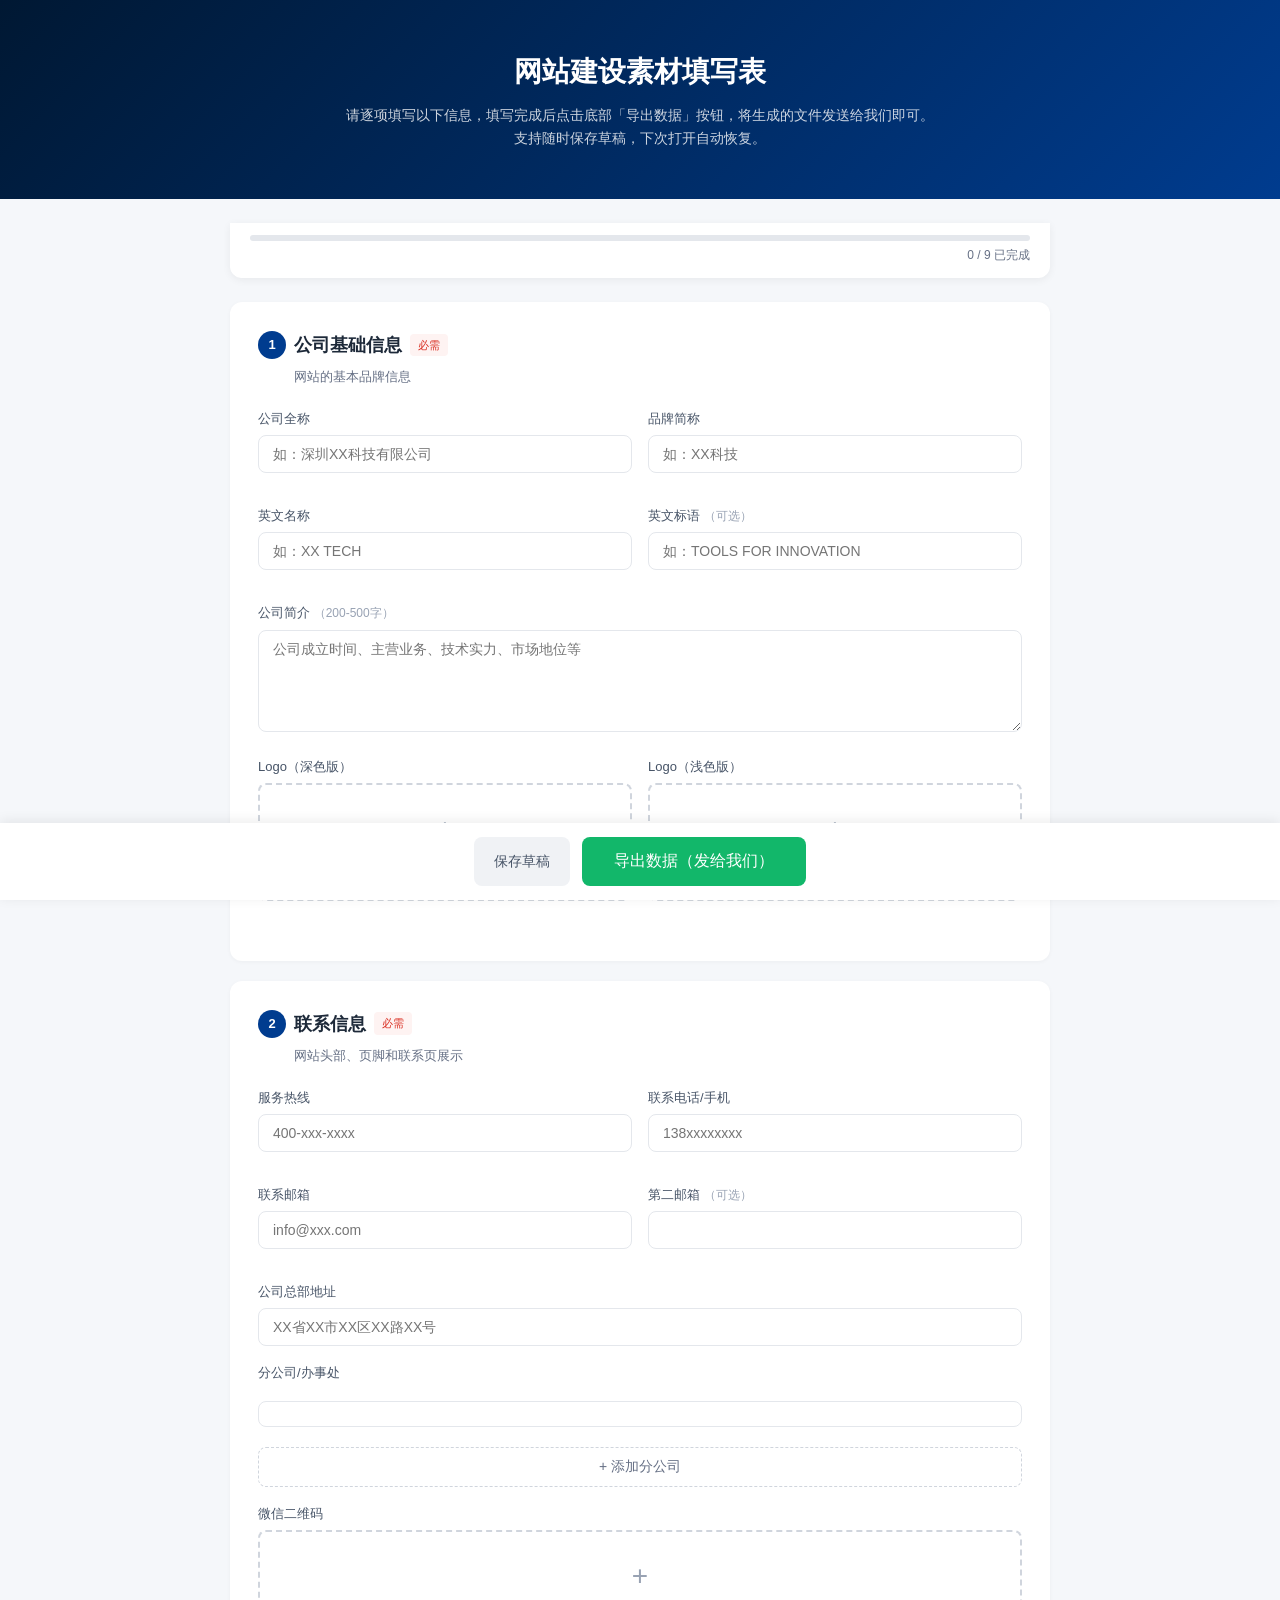
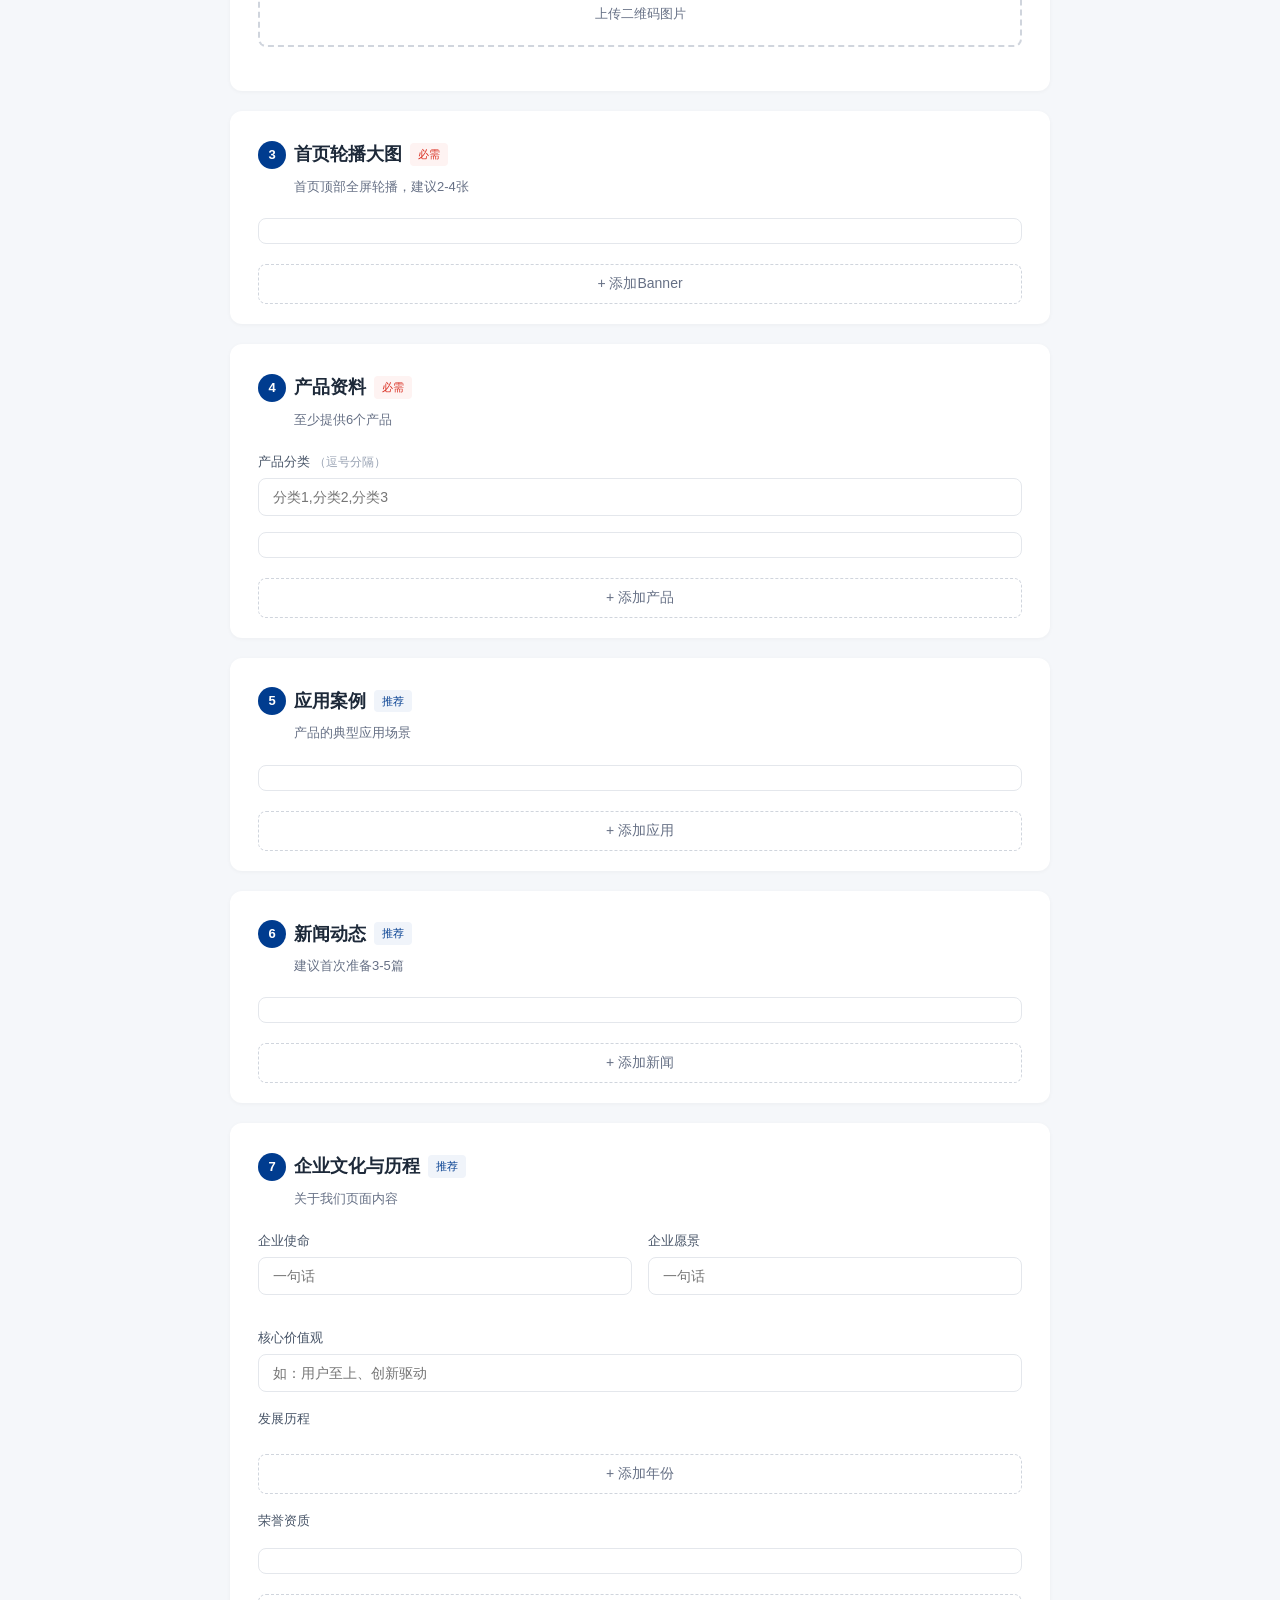
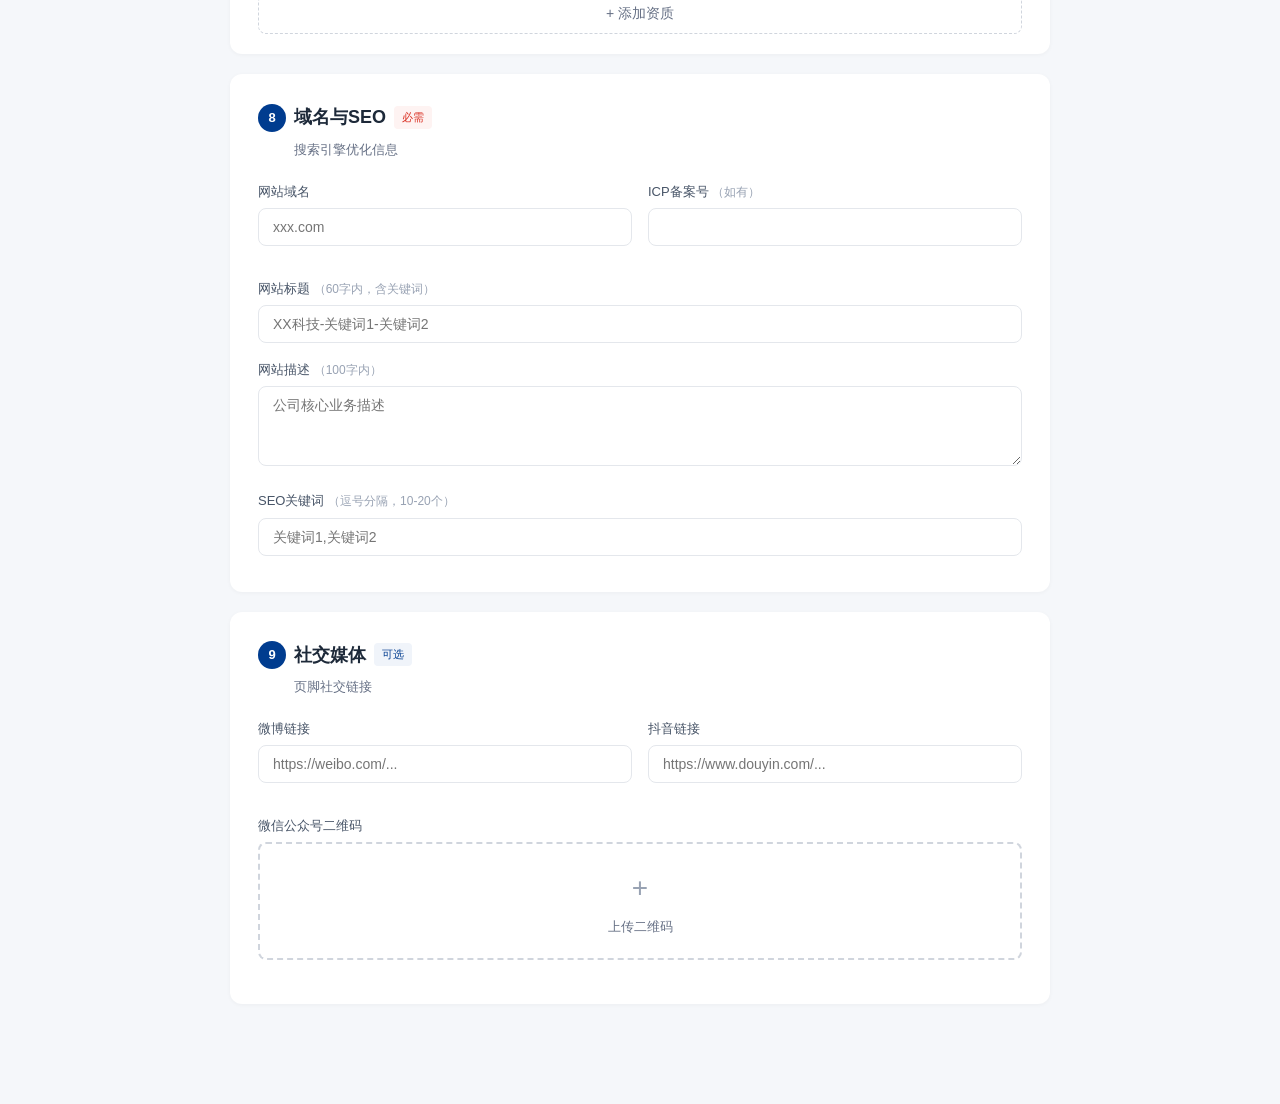
<file: client-form.html>
<!DOCTYPE html>
<html lang="zh-CN">
<head>
    <meta charset="UTF-8">
<meta name="viewport" content="width=device-width, initial-scale=1.0">
<title>网站建设素材填写表 - 浮点未来科技</title>
<style>
* { box-sizing: border-box; margin: 0; padding: 0; }
body { font-family: -apple-system, BlinkMacSystemFont, "Segoe UI", "Noto Sans SC", "PingFang SC", sans-serif; background: #f5f7fa; color: #1d2939; line-height: 1.7; }
.header { background: linear-gradient(135deg, #001833 0%, #003c8f 100%); color: #fff; padding: 48px 24px; text-align: center; }
.header h1 { font-size: 28px; margin-bottom: 8px; }
.header p { opacity: 0.8; font-size: 14px; max-width: 600px; margin: 0 auto; }
.container { max-width: 860px; margin: 0 auto; padding: 24px 20px 80px; }
.progress-bar { position: sticky; top: 0; z-index: 100; background: #fff; padding: 12px 20px; box-shadow: 0 2px 8px rgba(0,0,0,0.06); border-radius: 0 0 12px 12px; margin-bottom: 24px; }
.progress-bar .bar { height: 6px; background: #e4e7ec; border-radius: 3px; overflow: hidden; }
.progress-bar .bar-fill { height: 100%; background: #003c8f; transition: width 0.3s; width: 0%; border-radius: 3px; }
.progress-bar .bar-text { font-size: 12px; color: #667085; margin-top: 4px; text-align: right; }
.section { background: #fff; border-radius: 12px; padding: 28px 28px 20px; margin-bottom: 20px; box-shadow: 0 1px 4px rgba(0,0,0,0.04); }
.section-num { display: inline-block; background: #003c8f; color: #fff; width: 28px; height: 28px; border-radius: 50%; text-align: center; line-height: 28px; font-size: 13px; font-weight: 700; margin-right: 8px; }
.section h2 { font-size: 18px; color: #1d2939; margin-bottom: 4px; display: inline; vertical-align: middle; }
.section .section-desc { font-size: 13px; color: #667085; margin: 6px 0 20px; padding-left: 36px; }
.badge { display: inline-block; font-size: 11px; padding: 2px 8px; border-radius: 4px; margin-left: 8px; vertical-align: middle; font-weight: 500; }
.badge-required { background: #fef3f2; color: #d92d20; }
.badge-optional { background: #f0f4fa; color: #003c8f; }
.form-row { display: flex; gap: 16px; margin-bottom: 16px; }
.form-row > .form-group { flex: 1; }
.form-group { margin-bottom: 16px; }
.form-group label { display: block; font-size: 13px; font-weight: 500; color: #475467; margin-bottom: 5px; }
.form-group label .hint { font-weight: 400; color: #98a2b3; font-size: 12px; }
.form-group input, .form-group textarea, .form-group select { width: 100%; padding: 10px 14px; border: 1.5px solid #e4e7ec; border-radius: 8px; font-size: 14px; font-family: inherit; transition: border-color 0.2s; }
.form-group input:focus, .form-group textarea:focus { outline: none; border-color: #003c8f; box-shadow: 0 0 0 3px rgba(0,60,143,0.08); }
.form-group textarea { resize: vertical; min-height: 80px; }
.file-upload { border: 2px dashed #d0d5dd; border-radius: 8px; padding: 20px; text-align: center; cursor: pointer; transition: all 0.2s; position: relative; }
.file-upload:hover { border-color: #003c8f; background: #f8fafc; }
.file-upload input[type=file] { position: absolute; inset: 0; opacity: 0; cursor: pointer; }
.file-upload .icon { font-size: 28px; color: #98a2b3; }
.file-upload p { font-size: 13px; color: #667085; margin-top: 4px; }
.preview-grid { display: flex; flex-wrap: wrap; gap: 8px; margin-top: 8px; }
.preview-item { width: 80px; height: 80px; border-radius: 6px; object-fit: contain; background: #f8f9fa; padding: 4px; border: 1px solid #e4e7ec; }
.dynamic-list { border: 1px solid #e4e7ec; border-radius: 8px; padding: 12px; margin-bottom: 12px; min-height: 20px; }
.item { background: #f8fafc; border-radius: 8px; padding: 16px; margin-bottom: 12px; position: relative; }
.item:last-child { margin-bottom: 0; }
.item-header { display: flex; justify-content: space-between; align-items: center; margin-bottom: 10px; }
.item-header h4 { font-size: 14px; color: #003c8f; }
.remove-btn { background: none; border: none; color: #d92d20; cursor: pointer; font-size: 13px; padding: 4px 8px; }
.btn { padding: 10px 20px; border-radius: 8px; border: none; cursor: pointer; font-size: 14px; font-family: inherit; transition: all 0.2s; }
.btn-primary { background: #003c8f; color: #fff; }
.btn-primary:hover { background: #1565c0; }
.btn-secondary { background: #f0f2f5; color: #475467; }
.btn-secondary:hover { background: #e4e7ec; }
.btn-success { background: #12b76a; color: #fff; font-size: 16px; padding: 14px 32px; }
.btn-success:hover { background: #0d9e5a; }
.btn-add { background: none; border: 1.5px dashed #d0d5dd; color: #667085; width: 100%; padding: 10px; border-radius: 8px; margin-top: 8px; cursor: pointer; }
.btn-add:hover { border-color: #003c8f; color: #003c8f; }
.bottom-bar { position: fixed; bottom: 0; left: 0; right: 0; background: #fff; padding: 14px 24px; box-shadow: 0 -2px 12px rgba(0,0,0,0.08); display: flex; justify-content: center; gap: 12px; z-index: 200; }
.toast { position: fixed; top: 20px; right: 20px; background: #12b76a; color: #fff; padding: 12px 24px; border-radius: 8px; z-index: 999; display: none; font-size: 14px; box-shadow: 0 4px 12px rgba(0,0,0,0.15); }
.toast.show { display: block; animation: slideIn 0.3s ease; }
@keyframes slideIn { from { transform: translateX(50px); opacity: 0; } to { transform: translateX(0); opacity: 1; } }
@media (max-width: 600px) { .form-row { flex-direction: column; gap: 0; } .section { padding: 20px 16px; } .container { padding: 16px 12px 80px; } }
.timeline-row { display: flex; gap: 10px; margin-bottom: 8px; align-items: center; }
.timeline-row input:first-child { flex: 0 0 100px; }
.timeline-row input:last-of-type { flex: 1; }
</style>
</head>
<body>
<div class="header">
    <h1>网站建设素材填写表</h1>
    <p>请逐项填写以下信息，填写完成后点击底部「导出数据」按钮，将生成的文件发送给我们即可。支持随时保存草稿，下次打开自动恢复。</p>
</div>
<div class="container" id="app">
<div class="progress-bar"><div class="bar"><div class="bar-fill" id="progressFill"></div></div><div class="bar-text" id="progressText">0 / 9 已完成</div></div>

<div class="section"><span class="section-num">1</span><h2>公司基础信息</h2><span class="badge badge-required">必需</span><p class="section-desc">网站的基本品牌信息</p><div class="form-row"><div class="form-group"><label>公司全称</label><input id="companyFull" placeholder="如：深圳XX科技有限公司"></div><div class="form-group"><label>品牌简称</label><input id="companyShort" placeholder="如：XX科技"></div></div><div class="form-row"><div class="form-group"><label>英文名称</label><input id="companyEn" placeholder="如：XX TECH"></div><div class="form-group"><label>英文标语 <span class="hint">（可选）</span></label><input id="companySlogan" placeholder="如：TOOLS FOR INNOVATION"></div></div><div class="form-group"><label>公司简介 <span class="hint">（200-500字）</span></label><textarea id="companyIntro" rows="5" placeholder="公司成立时间、主营业务、技术实力、市场地位等"></textarea></div><div class="form-row"><div class="form-group"><label>Logo（深色版）</label><div class="file-upload"><input type="file" accept="image/*" onchange="handleFile(this,'logoLight')"><div class="icon">+</div><p>上传PNG透明底</p></div><div class="preview-grid" id="logoLight-preview"></div></div><div class="form-group"><label>Logo（浅色版）</label><div class="file-upload"><input type="file" accept="image/*" onchange="handleFile(this,'logoDark')"><div class="icon">+</div><p>上传PNG透明底</p></div><div class="preview-grid" id="logoDark-preview"></div></div></div></div>

<div class="section"><span class="section-num">2</span><h2>联系信息</h2><span class="badge badge-required">必需</span><p class="section-desc">网站头部、页脚和联系页展示</p><div class="form-row"><div class="form-group"><label>服务热线</label><input id="phone" placeholder="400-xxx-xxxx"></div><div class="form-group"><label>联系电话/手机</label><input id="mobile" placeholder="138xxxxxxxx"></div></div><div class="form-row"><div class="form-group"><label>联系邮箱</label><input id="email" placeholder="info@xxx.com"></div><div class="form-group"><label>第二邮箱 <span class="hint">（可选）</span></label><input id="email2"></div></div><div class="form-group"><label>公司总部地址</label><input id="address" placeholder="XX省XX市XX区XX路XX号"></div><div class="form-group"><label>分公司/办事处</label></div><div id="officesList" class="dynamic-list"></div><button class="btn btn-add" onclick="addOffice()">+ 添加分公司</button><div class="form-group" style="margin-top:16px"><label>微信二维码</label><div class="file-upload"><input type="file" accept="image/*" onchange="handleFile(this,'qrcode')"><div class="icon">+</div><p>上传二维码图片</p></div><div class="preview-grid" id="qrcode-preview"></div></div></div>

<div class="section"><span class="section-num">3</span><h2>首页轮播大图</h2><span class="badge badge-required">必需</span><p class="section-desc">首页顶部全屏轮播，建议2-4张</p><div id="bannersList" class="dynamic-list"></div><button class="btn btn-add" onclick="addBanner()">+ 添加Banner</button></div>

<div class="section"><span class="section-num">4</span><h2>产品资料</h2><span class="badge badge-required">必需</span><p class="section-desc">至少提供6个产品</p><div class="form-group"><label>产品分类 <span class="hint">（逗号分隔）</span></label><input id="productCats" placeholder="分类1,分类2,分类3"></div><div id="productsList" class="dynamic-list"></div><button class="btn btn-add" onclick="addProduct()">+ 添加产品</button></div>

<div class="section"><span class="section-num">5</span><h2>应用案例</h2><span class="badge badge-optional">推荐</span><p class="section-desc">产品的典型应用场景</p><div id="appsList" class="dynamic-list"></div><button class="btn btn-add" onclick="addApp()">+ 添加应用</button></div>

<div class="section"><span class="section-num">6</span><h2>新闻动态</h2><span class="badge badge-optional">推荐</span><p class="section-desc">建议首次准备3-5篇</p><div id="newsList" class="dynamic-list"></div><button class="btn btn-add" onclick="addNews()">+ 添加新闻</button></div>

<div class="section"><span class="section-num">7</span><h2>企业文化与历程</h2><span class="badge badge-optional">推荐</span><p class="section-desc">关于我们页面内容</p><div class="form-row"><div class="form-group"><label>企业使命</label><input id="mission" placeholder="一句话"></div><div class="form-group"><label>企业愿景</label><input id="vision" placeholder="一句话"></div></div><div class="form-group"><label>核心价值观</label><input id="values" placeholder="如：用户至上、创新驱动"></div><div class="form-group"><label>发展历程</label></div><div id="timelineList"></div><button class="btn btn-add" onclick="addTimeline()">+ 添加年份</button><div class="form-group" style="margin-top:16px"><label>荣誉资质</label></div><div id="certsList" class="dynamic-list"></div><button class="btn btn-add" onclick="addCert()">+ 添加资质</button></div>

<div class="section"><span class="section-num">8</span><h2>域名与SEO</h2><span class="badge badge-required">必需</span><p class="section-desc">搜索引擎优化信息</p><div class="form-row"><div class="form-group"><label>网站域名</label><input id="domain" placeholder="xxx.com"></div><div class="form-group"><label>ICP备案号 <span class="hint">（如有）</span></label><input id="icp"></div></div><div class="form-group"><label>网站标题 <span class="hint">（60字内，含关键词）</span></label><input id="siteTitle" placeholder="XX科技-关键词1-关键词2"></div><div class="form-group"><label>网站描述 <span class="hint">（100字内）</span></label><textarea id="siteDesc" rows="2" placeholder="公司核心业务描述"></textarea></div><div class="form-group"><label>SEO关键词 <span class="hint">（逗号分隔，10-20个）</span></label><input id="siteKeywords" placeholder="关键词1,关键词2"></div></div>

<div class="section"><span class="section-num">9</span><h2>社交媒体</h2><span class="badge badge-optional">可选</span><p class="section-desc">页脚社交链接</p><div class="form-row"><div class="form-group"><label>微博链接</label><input id="weibo" placeholder="https://weibo.com/..."></div><div class="form-group"><label>抖音链接</label><input id="douyin" placeholder="https://www.douyin.com/..."></div></div><div class="form-group"><label>微信公众号二维码</label><div class="file-upload"><input type="file" accept="image/*" onchange="handleFile(this,'wechatQr')"><div class="icon">+</div><p>上传二维码</p></div><div class="preview-grid" id="wechatQr-preview"></div></div></div>
</div>

<div class="bottom-bar"><button class="btn btn-secondary" onclick="saveDraft()">保存草稿</button><button class="btn btn-success" onclick="exportData()">导出数据（发给我们）</button></div>
<div class="toast" id="toast"></div>

<script>
var fileStore = {};
var bannerCount=0, productCount=0, appCount=0, newsCount=0, officeCount=0, timelineCount=0, certCount=0;

function handleFile(input, key) {
    var file = input.files[0];
    if (!file) return;
    var reader = new FileReader();
    reader.onload = function(e) {
        fileStore[key] = { name: file.name, data: e.target.result, type: file.type };
        var preview = document.getElementById(key + '-preview');
        if (preview) { var img = document.createElement('img'); img.className = 'preview-item'; img.src = e.target.result; preview.textContent = ''; preview.appendChild(img); }
        updateProgress();
    };
    reader.readAsDataURL(file);
}

function handleItemFile(input, listName, index, field) {
    var file = input.files[0];
    if (!file) return;
    var reader = new FileReader();
    reader.onload = function(e) {
        fileStore[listName + '_' + index + '_' + field] = { name: file.name, data: e.target.result, type: file.type };
        var preview = input.closest('.form-group').querySelector('.preview-grid');
        if (preview) { var img = document.createElement('img'); img.className = 'preview-item'; img.src = e.target.result; preview.textContent = ''; preview.appendChild(img); }
    };
    reader.readAsDataURL(file);
}

function createEl(tag, attrs, children) {
    var el = document.createElement(tag);
    if (attrs) Object.keys(attrs).forEach(function(k) { if (k === 'text') el.textContent = attrs[k]; else if (k === 'className') el.className = attrs[k]; else if (k.startsWith('on')) el[k] = attrs[k]; else el.setAttribute(k, attrs[k]); });
    if (children) children.forEach(function(c) { if (typeof c === 'string') el.appendChild(document.createTextNode(c)); else if (c) el.appendChild(c); });
    return el;
}

function removeItem(btn) { btn.closest('.item').remove(); updateProgress(); }
function removeRow(btn) { btn.parentElement.remove(); }

function addBanner() {
    var i = bannerCount++, container = document.getElementById('bannersList');
    var item = createEl('div', {className:'item', id:'banner-'+i});
    var hdr = createEl('div', {className:'item-header'}, [createEl('h4', {text:'Banner #'+(i+1)}), createEl('button', {className:'remove-btn', text:'删除', onclick: function(){removeItem(this)}})]);
    var g1 = createEl('div', {className:'form-group'}, [createEl('label', {text:'标题'}), createEl('input', {id:'banner-title-'+i, placeholder:'主标题'})]);
    var g2 = createEl('div', {className:'form-group'}, [createEl('label', {text:'副标题'}), createEl('input', {id:'banner-sub-'+i, placeholder:'副标题'})]);
    var g3 = createEl('div', {className:'form-group'}, [createEl('label', {text:'描述'}), createEl('input', {id:'banner-desc-'+i, placeholder:'一句话描述'})]);
    var fu = createEl('div', {className:'file-upload'}, [createEl('div', {className:'icon', text:'+'}), createEl('p', {text:'上传1920x800以上大图'})]);
    var fi = createEl('input', {type:'file', accept:'image/*'}); fi.onchange = function(){handleItemFile(this,'banner',i,'img')}; fu.appendChild(fi);
    var g4 = createEl('div', {className:'form-group'}, [createEl('label', {text:'大图'}), fu, createEl('div', {className:'preview-grid'})]);
    [hdr,g1,g2,g3,g4].forEach(function(c){item.appendChild(c)});
    container.appendChild(item); updateProgress();
}

function addProduct() {
    var i = productCount++, container = document.getElementById('productsList');
    var item = createEl('div', {className:'item', id:'product-'+i});
    var hdr = createEl('div', {className:'item-header'}, [createEl('h4', {text:'产品 #'+(i+1)}), createEl('button', {className:'remove-btn', text:'删除', onclick: function(){removeItem(this)}})]);
    var row1 = createEl('div', {className:'form-row'}, [createEl('div', {className:'form-group'}, [createEl('label', {text:'产品名称'}), createEl('input', {id:'prod-name-'+i})]), createEl('div', {className:'form-group'}, [createEl('label', {text:'所属分类'}), createEl('input', {id:'prod-cat-'+i, placeholder:'如：扫描电镜'})])]);
    var fu = createEl('div', {className:'file-upload'}, [createEl('div', {className:'icon', text:'+'}), createEl('p', {text:'上传产品图'})]); var fi = createEl('input', {type:'file', accept:'image/*'}); fi.onchange = function(){handleItemFile(this,'product',i,'img')}; fu.appendChild(fi);
    var g2 = createEl('div', {className:'form-group'}, [createEl('label', {text:'产品图片'}), fu, createEl('div', {className:'preview-grid'})]);
    var ta1 = createEl('textarea', {id:'prod-desc-'+i, rows:'2', placeholder:'50-100字产品简介'});
    var g3 = createEl('div', {className:'form-group'}, [createEl('label', {text:'产品描述'}), ta1]);
    var ta2 = createEl('textarea', {id:'prod-specs-'+i, rows:'3', placeholder:'每行一条：参数名=参数值'});
    var g4 = createEl('div', {className:'form-group'}, [createEl('label', {text:'技术参数'}), ta2]);
    var g5 = createEl('div', {className:'form-group'}, [createEl('label', {text:'产品亮点（逗号分隔）'}), createEl('input', {id:'prod-highlights-'+i, placeholder:'亮点1,亮点2'})]);
    [hdr,row1,g2,g3,g4,g5].forEach(function(c){item.appendChild(c)});
    container.appendChild(item); updateProgress();
}

function addApp() {
    var i = appCount++, container = document.getElementById('appsList');
    var item = createEl('div', {className:'item', id:'app-'+i});
    var hdr = createEl('div', {className:'item-header'}, [createEl('h4', {text:'应用 #'+(i+1)}), createEl('button', {className:'remove-btn', text:'删除', onclick: function(){removeItem(this)}})]);
    var g1 = createEl('div', {className:'form-group'}, [createEl('label', {text:'应用名称'}), createEl('input', {id:'app-name-'+i})]);
    var fu = createEl('div', {className:'file-upload'}, [createEl('div', {className:'icon', text:'+'}), createEl('p', {text:'上传场景图'})]); var fi = createEl('input', {type:'file', accept:'image/*'}); fi.onchange = function(){handleItemFile(this,'app',i,'img')}; fu.appendChild(fi);
    var g2 = createEl('div', {className:'form-group'}, [createEl('label', {text:'封面图'}), fu, createEl('div', {className:'preview-grid'})]);
    var g3 = createEl('div', {className:'form-group'}, [createEl('label', {text:'描述'}), createEl('textarea', {id:'app-desc-'+i, rows:'2'})]);
    [hdr,g1,g2,g3].forEach(function(c){item.appendChild(c)});
    container.appendChild(item);
}

function addNews() {
    var i = newsCount++, today = new Date().toISOString().split('T')[0], container = document.getElementById('newsList');
    var item = createEl('div', {className:'item', id:'news-'+i});
    var hdr = createEl('div', {className:'item-header'}, [createEl('h4', {text:'新闻 #'+(i+1)}), createEl('button', {className:'remove-btn', text:'删除', onclick: function(){removeItem(this)}})]);
    var row = createEl('div', {className:'form-row'}, [createEl('div', {className:'form-group'}, [createEl('label', {text:'标题'}), createEl('input', {id:'news-title-'+i})]), createEl('div', {className:'form-group', style:'flex:0 0 160px'}, [createEl('label', {text:'日期'}), createEl('input', {type:'date', id:'news-date-'+i, value:today})])]);
    var g2 = createEl('div', {className:'form-group'}, [createEl('label', {text:'摘要'}), createEl('input', {id:'news-excerpt-'+i, placeholder:'50字左右'})]);
    var fu = createEl('div', {className:'file-upload'}, [createEl('div', {className:'icon', text:'+'}), createEl('p', {text:'上传封面图'})]); var fi = createEl('input', {type:'file', accept:'image/*'}); fi.onchange = function(){handleItemFile(this,'news',i,'img')}; fu.appendChild(fi);
    var g3 = createEl('div', {className:'form-group'}, [createEl('label', {text:'封面图'}), fu, createEl('div', {className:'preview-grid'})]);
    var g4 = createEl('div', {className:'form-group'}, [createEl('label', {text:'正文'}), createEl('textarea', {id:'news-content-'+i, rows:'6'})]);
    [hdr,row,g2,g3,g4].forEach(function(c){item.appendChild(c)});
    container.appendChild(item);
}

function addOffice() {
    var i = officeCount++, container = document.getElementById('officesList');
    var item = createEl('div', {className:'item', id:'office-'+i});
    var hdr = createEl('div', {className:'item-header'}, [createEl('h4', {text:'分公司 #'+(i+1)}), createEl('button', {className:'remove-btn', text:'删除', onclick: function(){removeItem(this)}})]);
    var row = createEl('div', {className:'form-row'}, [createEl('div', {className:'form-group', style:'flex:0 0 120px'}, [createEl('label', {text:'城市'}), createEl('input', {id:'office-city-'+i})]), createEl('div', {className:'form-group'}, [createEl('label', {text:'地址'}), createEl('input', {id:'office-addr-'+i})])]);
    [hdr,row].forEach(function(c){item.appendChild(c)});
    container.appendChild(item);
}

function addTimeline() {
    var i = timelineCount++, container = document.getElementById('timelineList');
    var row = createEl('div', {className:'timeline-row', id:'tl-'+i}, [createEl('input', {id:'tl-year-'+i, placeholder:'年份'}), createEl('input', {id:'tl-text-'+i, placeholder:'事件描述'}), createEl('button', {className:'remove-btn', text:'x', onclick: function(){removeRow(this)}})]);
    container.appendChild(row);
}

function addCert() {
    var i = certCount++, container = document.getElementById('certsList');
    var item = createEl('div', {className:'item', id:'cert-'+i});
    var hdr = createEl('div', {className:'item-header'}, [createEl('h4', {text:'资质 #'+(i+1)}), createEl('button', {className:'remove-btn', text:'删除', onclick: function(){removeItem(this)}})]);
    var g1 = createEl('div', {className:'form-group'}, [createEl('label', {text:'证书名称'}), createEl('input', {id:'cert-name-'+i})]);
    var fu = createEl('div', {className:'file-upload'}, [createEl('div', {className:'icon', text:'+'}), createEl('p', {text:'上传证书照片'})]); var fi = createEl('input', {type:'file', accept:'image/*'}); fi.onchange = function(){handleItemFile(this,'cert',i,'img')}; fu.appendChild(fi);
    var g2 = createEl('div', {className:'form-group'}, [createEl('label', {text:'证书照片'}), fu, createEl('div', {className:'preview-grid'})]);
    [hdr,g1,g2].forEach(function(c){item.appendChild(c)});
    container.appendChild(item);
}

function updateProgress() {
    var total = 9, done = 0;
    if (document.getElementById('companyFull').value && document.getElementById('companyShort').value) done++;
    if (document.getElementById('phone').value && document.getElementById('email').value) done++;
    if (document.querySelectorAll('#bannersList .item').length >= 2) done++;
    if (document.querySelectorAll('#productsList .item').length >= 3) done++;
    if (document.querySelectorAll('#appsList .item').length >= 1) done++;
    if (document.querySelectorAll('#newsList .item').length >= 1) done++;
    if (document.getElementById('mission').value || document.getElementById('vision').value) done++;
    if (document.getElementById('domain').value) done++;
    if (document.getElementById('weibo').value || document.getElementById('douyin').value || fileStore['wechatQr']) done++;
    document.getElementById('progressFill').style.width = (done / total * 100) + '%';
    document.getElementById('progressText').textContent = done + ' / ' + total + ' 已完成';
}
document.addEventListener('input', updateProgress);

function collectData() {
    var data = { _meta: { version: '1.0', createdAt: new Date().toISOString(), generator: 'client-form' }, company: { fullName: document.getElementById('companyFull').value, shortName: document.getElementById('companyShort').value, enName: document.getElementById('companyEn').value, slogan: document.getElementById('companySlogan').value, intro: document.getElementById('companyIntro').value }, contact: { phone: document.getElementById('phone').value, mobile: document.getElementById('mobile').value, email: document.getElementById('email').value, email2: document.getElementById('email2').value, address: document.getElementById('address').value, offices: [] }, banners: [], productCats: document.getElementById('productCats').value, products: [], apps: [], news: [], culture: { mission: document.getElementById('mission').value, vision: document.getElementById('vision').value, values: document.getElementById('values').value, timeline: [], certs: [] }, seo: { domain: document.getElementById('domain').value, icp: document.getElementById('icp').value, title: document.getElementById('siteTitle').value, desc: document.getElementById('siteDesc').value, keywords: document.getElementById('siteKeywords').value }, social: { weibo: document.getElementById('weibo').value, douyin: document.getElementById('douyin').value }, files: fileStore };
    for (var i = 0; i < officeCount; i++) { if (!document.getElementById('office-'+i)) continue; data.contact.offices.push({ city: (document.getElementById('office-city-'+i)||{}).value||'', address: (document.getElementById('office-addr-'+i)||{}).value||'' }); }
    for (var i = 0; i < bannerCount; i++) { if (!document.getElementById('banner-'+i)) continue; data.banners.push({ title: (document.getElementById('banner-title-'+i)||{}).value||'', subtitle: (document.getElementById('banner-sub-'+i)||{}).value||'', desc: (document.getElementById('banner-desc-'+i)||{}).value||'', img: fileStore['banner_'+i+'_img']||null }); }
    for (var i = 0; i < productCount; i++) { if (!document.getElementById('product-'+i)) continue; var specs = ((document.getElementById('prod-specs-'+i)||{}).value||''); data.products.push({ name: (document.getElementById('prod-name-'+i)||{}).value||'', cat: (document.getElementById('prod-cat-'+i)||{}).value||'', desc: (document.getElementById('prod-desc-'+i)||{}).value||'', specs: specs.split('\n').filter(Boolean).map(function(s){var p=s.split('=');return[p[0]||'',p[1]||'']}), highlights: ((document.getElementById('prod-highlights-'+i)||{}).value||'').split(',').filter(Boolean), img: fileStore['product_'+i+'_img']||null }); }
    for (var i = 0; i < appCount; i++) { if (!document.getElementById('app-'+i)) continue; data.apps.push({ name: (document.getElementById('app-name-'+i)||{}).value||'', desc: (document.getElementById('app-desc-'+i)||{}).value||'', img: fileStore['app_'+i+'_img']||null }); }
    for (var i = 0; i < newsCount; i++) { if (!document.getElementById('news-'+i)) continue; data.news.push({ title: (document.getElementById('news-title-'+i)||{}).value||'', date: (document.getElementById('news-date-'+i)||{}).value||'', excerpt: (document.getElementById('news-excerpt-'+i)||{}).value||'', content: (document.getElementById('news-content-'+i)||{}).value||'', img: fileStore['news_'+i+'_img']||null }); }
    for (var i = 0; i < timelineCount; i++) { if (!document.getElementById('tl-'+i)) continue; data.culture.timeline.push({ year: (document.getElementById('tl-year-'+i)||{}).value||'', text: (document.getElementById('tl-text-'+i)||{}).value||'' }); }
    for (var i = 0; i < certCount; i++) { if (!document.getElementById('cert-'+i)) continue; data.culture.certs.push({ name: (document.getElementById('cert-name-'+i)||{}).value||'', img: fileStore['cert_'+i+'_img']||null }); }
    return data;
}

function exportData() {
    var data = collectData();
    var blob = new Blob([JSON.stringify(data, null, 2)], { type: 'application/json' });
    var a = document.createElement('a'); a.href = URL.createObjectURL(blob);
    a.download = (data.company.shortName || data.company.fullName || '客户') + '-网站素材-' + new Date().toISOString().split('T')[0] + '.json';
    a.click();
    showToast('数据已导出！请将文件发送给我们');
}

function saveDraft() { localStorage.setItem('client_form_draft', JSON.stringify(collectData())); showToast('草稿已保存'); }

function loadDraft() {
    var raw = localStorage.getItem('client_form_draft'); if (!raw) return;
    try {
        var d = JSON.parse(raw);
        var fields = {companyFull:'company.fullName',companyShort:'company.shortName',companyEn:'company.enName',companySlogan:'company.slogan',companyIntro:'company.intro',phone:'contact.phone',mobile:'contact.mobile',email:'contact.email',email2:'contact.email2',address:'contact.address',domain:'seo.domain',icp:'seo.icp',siteTitle:'seo.title',siteDesc:'seo.desc',siteKeywords:'seo.keywords',mission:'culture.mission',vision:'culture.vision',values:'culture.values',productCats:'productCats',weibo:'social.weibo',douyin:'social.douyin'};
        Object.keys(fields).forEach(function(id) { var path = fields[id].split('.'); var val = d; path.forEach(function(p){val=val&&val[p]}); if (val) document.getElementById(id).value = val; });
        if (d.files) { fileStore = d.files; Object.keys(fileStore).forEach(function(k) { var p = document.getElementById(k+'-preview'); if (p && fileStore[k] && fileStore[k].data) { var img = document.createElement('img'); img.className='preview-item'; img.src=fileStore[k].data; p.textContent=''; p.appendChild(img); } }); }
        (d.contact&&d.contact.offices||[]).forEach(function(o){addOffice();document.getElementById('office-city-'+(officeCount-1)).value=o.city;document.getElementById('office-addr-'+(officeCount-1)).value=o.address});
        (d.banners||[]).forEach(function(b){addBanner();document.getElementById('banner-title-'+(bannerCount-1)).value=b.title;document.getElementById('banner-sub-'+(bannerCount-1)).value=b.subtitle;document.getElementById('banner-desc-'+(bannerCount-1)).value=b.desc});
        (d.products||[]).forEach(function(p){addProduct();document.getElementById('prod-name-'+(productCount-1)).value=p.name;document.getElementById('prod-cat-'+(productCount-1)).value=p.cat;document.getElementById('prod-desc-'+(productCount-1)).value=p.desc;document.getElementById('prod-specs-'+(productCount-1)).value=(p.specs||[]).map(function(s){return s[0]+'='+s[1]}).join('\n');document.getElementById('prod-highlights-'+(productCount-1)).value=(p.highlights||[]).join(',')});
        (d.apps||[]).forEach(function(a){addApp();document.getElementById('app-name-'+(appCount-1)).value=a.name;document.getElementById('app-desc-'+(appCount-1)).value=a.desc});
        (d.news||[]).forEach(function(n){addNews();document.getElementById('news-title-'+(newsCount-1)).value=n.title;document.getElementById('news-date-'+(newsCount-1)).value=n.date;document.getElementById('news-excerpt-'+(newsCount-1)).value=n.excerpt;document.getElementById('news-content-'+(newsCount-1)).value=n.content});
        (d.culture&&d.culture.timeline||[]).forEach(function(t){addTimeline();document.getElementById('tl-year-'+(timelineCount-1)).value=t.year;document.getElementById('tl-text-'+(timelineCount-1)).value=t.text});
        (d.culture&&d.culture.certs||[]).forEach(function(c){addCert();document.getElementById('cert-name-'+(certCount-1)).value=c.name});
        updateProgress();
    } catch(e) { console.error(e); }
}

function showToast(msg) { var t = document.getElementById('toast'); t.textContent = msg; t.classList.add('show'); setTimeout(function(){t.classList.remove('show')}, 3000); }

window.addEventListener('load', loadDraft);
</script>
</body>
</html>
</file>
